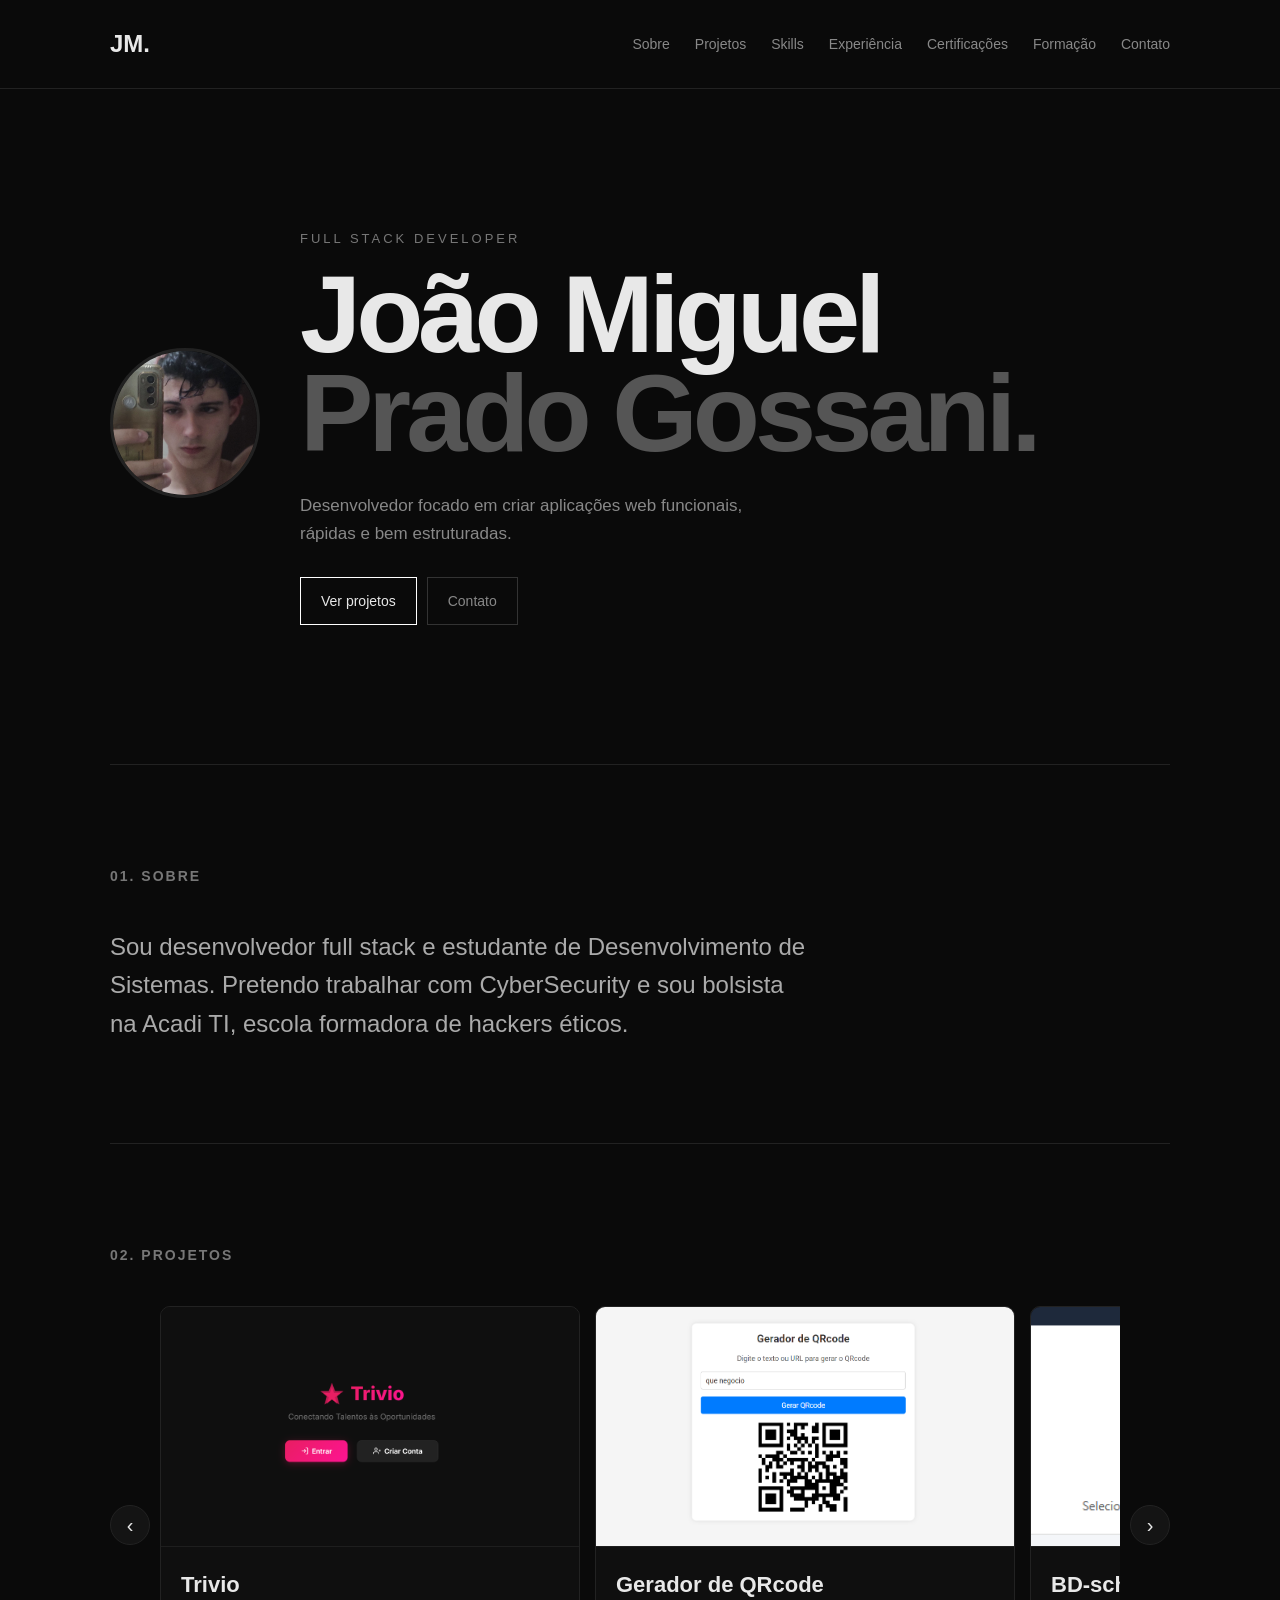
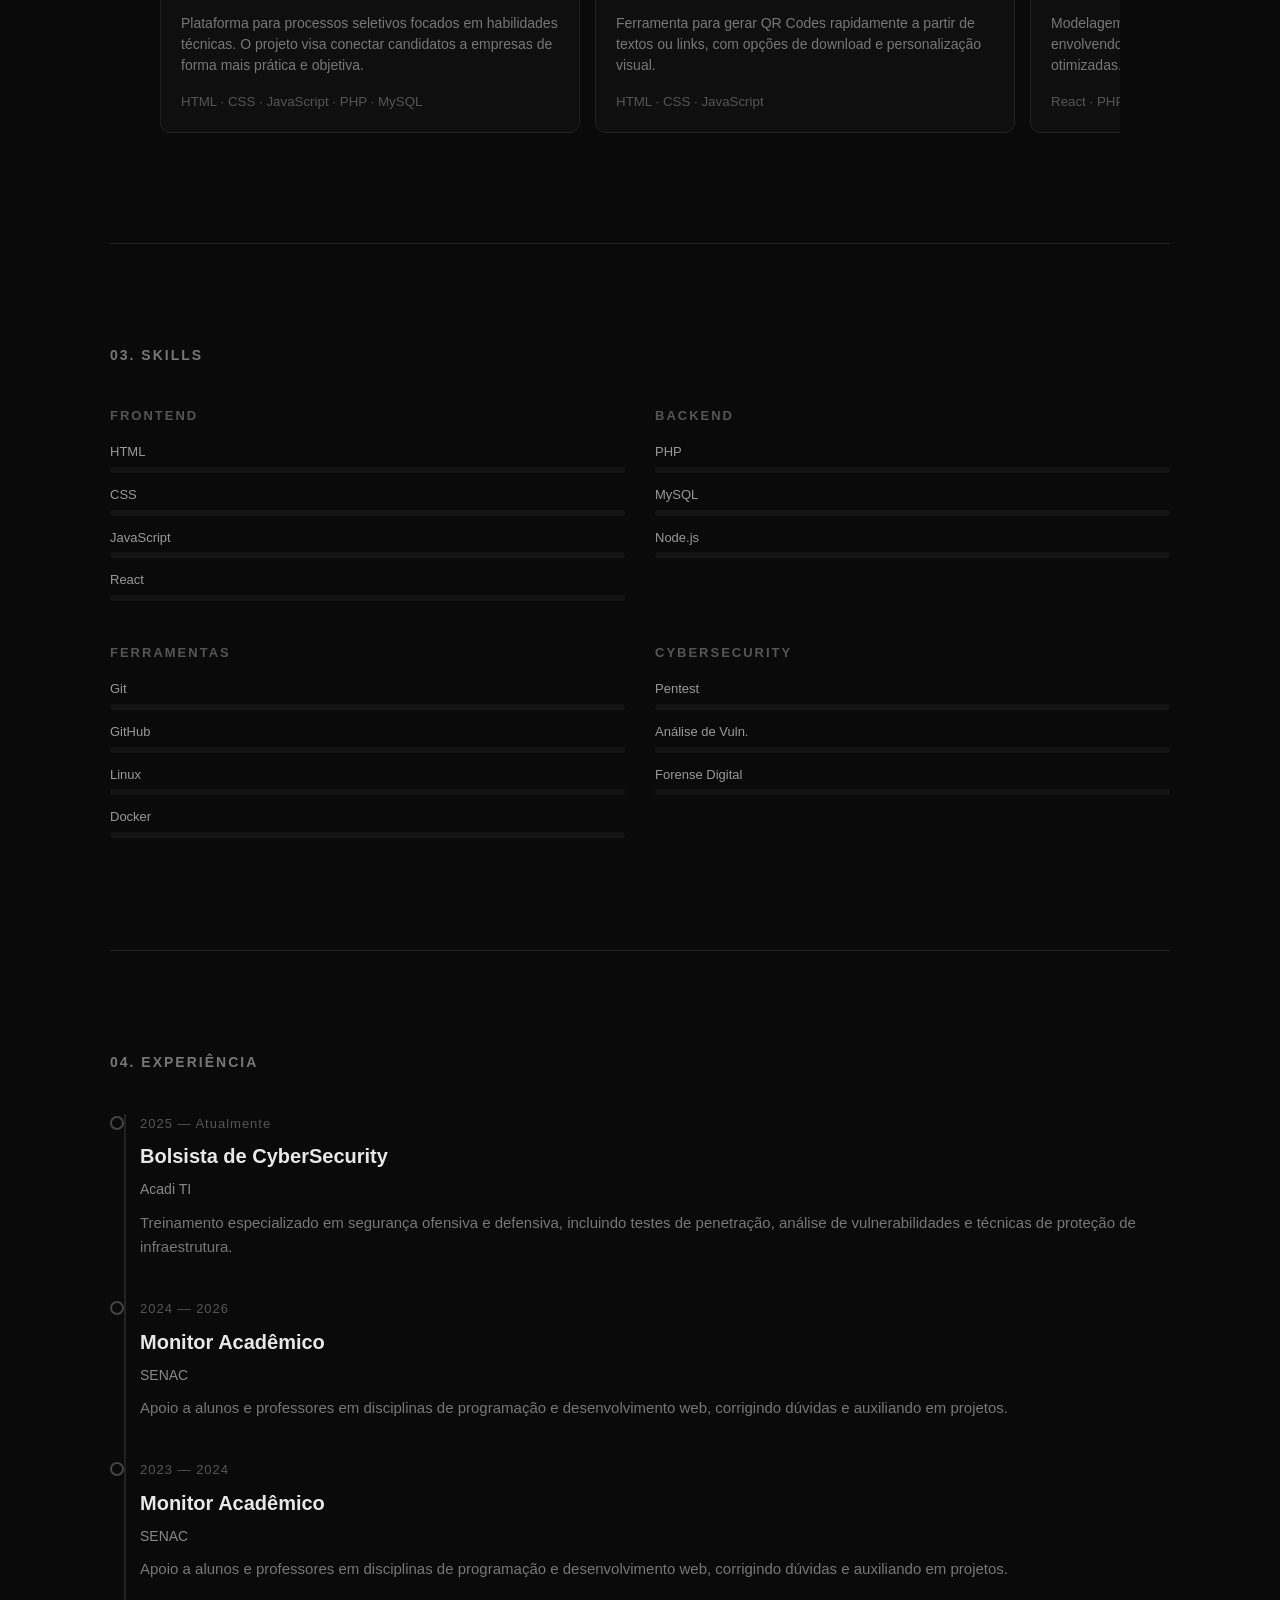
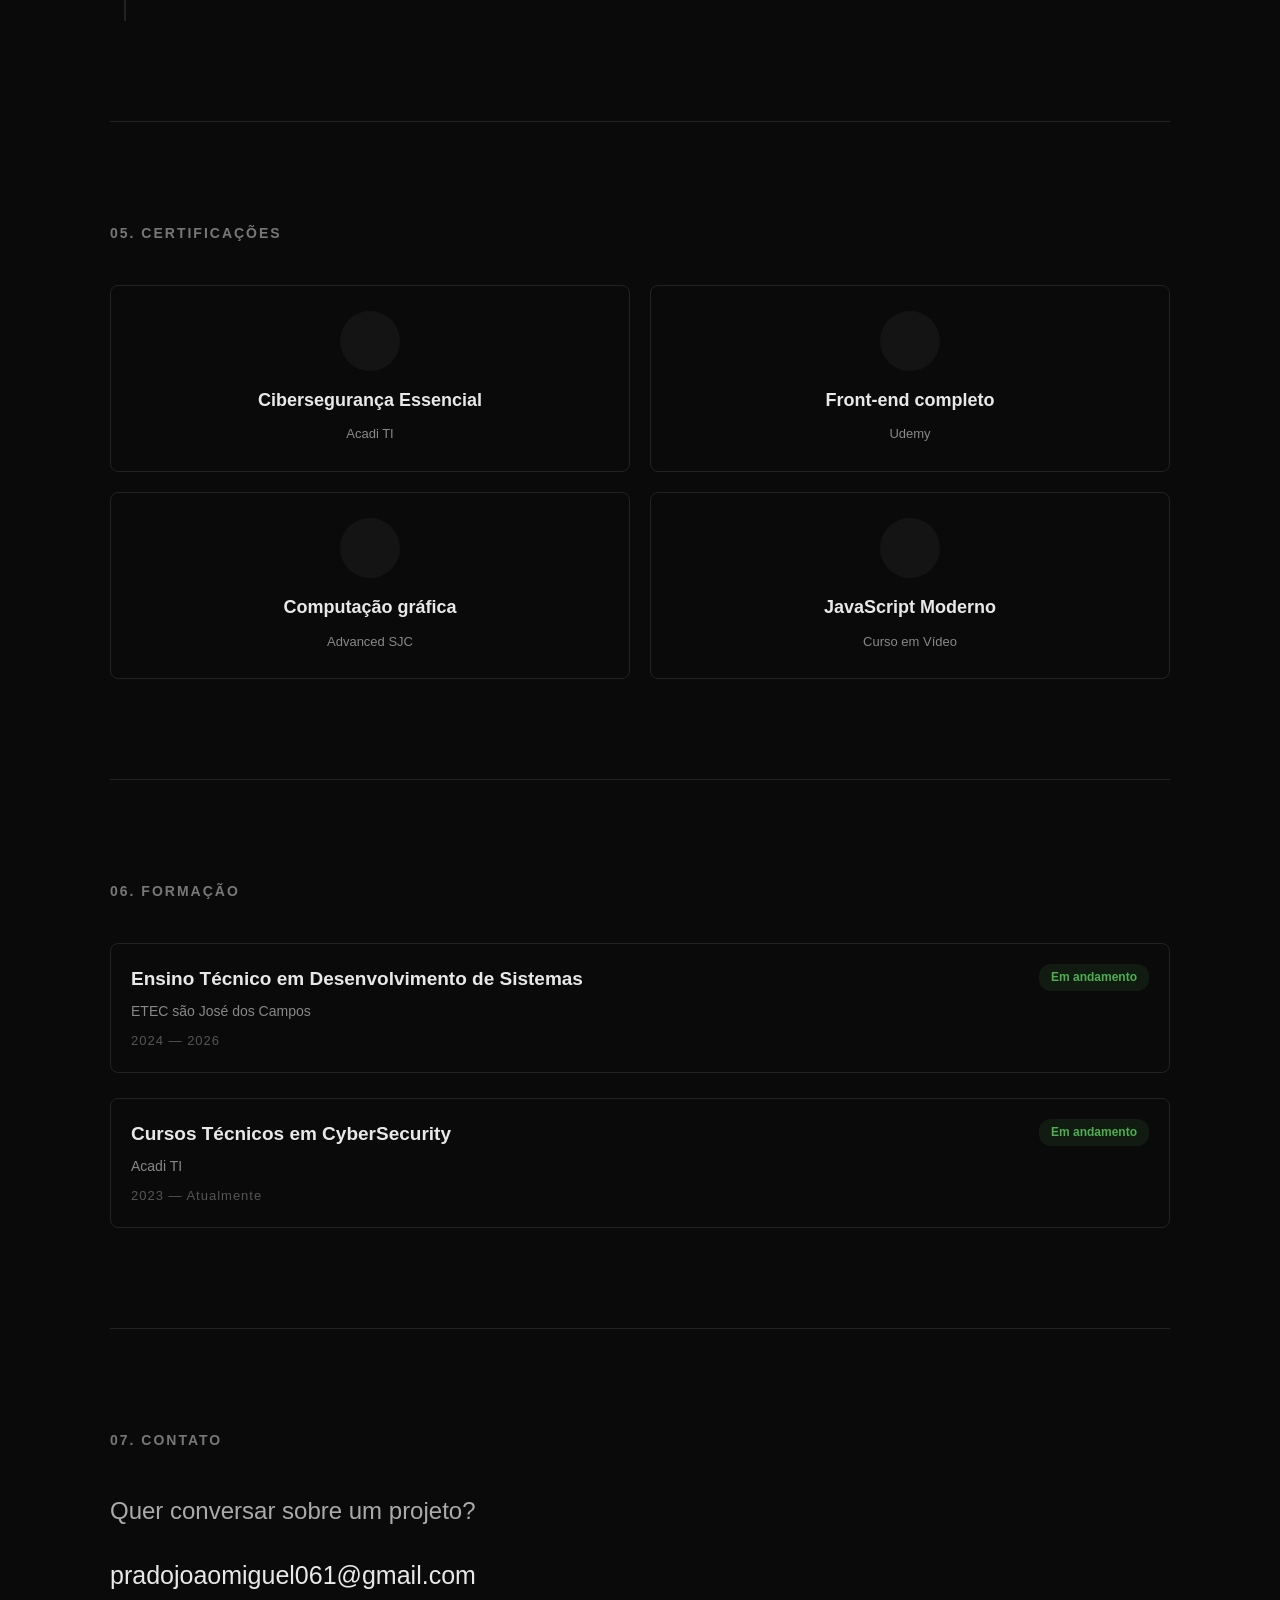
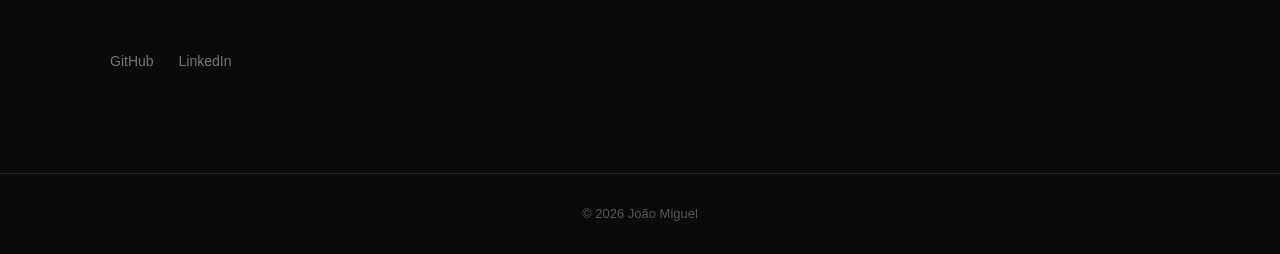
<file: index.html>
<!-- index.html -->
<!DOCTYPE html>
<html lang="pt-BR">
<head>
    <meta charset="UTF-8">
    <meta name="viewport" content="width=device-width, initial-scale=1.0">
    <title>João Miguel | CyberSecurity</title>
    <link rel="stylesheet" href="style.css">
</head>
<body>

    <header>
        <nav>
            <h2>JM.</h2>

            <div class="links">
                <a href="#sobre">Sobre</a>
                <a href="#projetos">Projetos</a>
                <a href="#skills">Skills</a>
                <a href="#experiencia">Experiência</a>
                <a href="#certificacoes">Certificações</a>
                <a href="#formacao">Formação</a>
                <a href="#contato">Contato</a>
            </div>
        </nav>
    </header>

    <main>

        <section class="hero">
            <div class="hero-grid">
                <div class="hero-img">
                    <img src="imagens/IMG_20260824_173419~3.jpg" alt="João Miguel">
                </div>
                <div class="hero-content">
                    <p class="tag">FULL STACK DEVELOPER</p>

                    <h1>
                        João Miguel<br>
                        <span> Prado Gossani.</span>
                    </h1>

                    <p class="description">
                        Desenvolvedor focado em criar aplicações web
                        funcionais, rápidas e bem estruturadas.
                    </p>

                    <div class="buttons">
                        <a href="#projetos" class="btn">Ver projetos</a>
                        <a href="#contato" class="btn secondary">Contato</a>
                    </div>
                </div>
            </div>
        </section>

        <section id="sobre" class="section">
            <h2>01. Sobre</h2>

            <p>
                Sou desenvolvedor full stack e estudante de
                Desenvolvimento de Sistemas. Pretendo trabalhar com CyberSecurity
                e sou bolsista na Acadi TI, escola formadora de hackers éticos.
            </p>
        </section>

        <section id="projetos" class="section">
            <h2>02. Projetos</h2>

            <div class="projects-wrapper">
                <button class="arrow arrow-left" aria-label="Anterior">&#8249;</button>

                <div class="projects-carousel">

                    <a href="projetos/trivio.html" class="project-card">
                        <div class="project-image">
                            <img src="imagens/Trivio.png" alt="Trivio">
                        </div>
                        <div class="project-info">
                            <h3>Trivio</h3>
                            <p>
                                Plataforma para processos seletivos focados em habilidades técnicas. O projeto visa conectar candidatos a empresas de forma mais prática e objetiva.
                            </p>
                            <small>HTML · CSS · JavaScript · PHP · MySQL</small>
                        </div>
                    </a>

                    <a href="projetos/qrcode.html" class="project-card">
                        <div class="project-image">
                            <img src="imagens/qrcode.png" alt="Gerador de QRcode">
                        </div>
                        <div class="project-info">
                            <h3>Gerador de QRcode</h3>
                            <p>
                                Ferramenta para gerar QR Codes rapidamente a partir de textos ou links, com opções de download e personalização visual.
                            </p>
                            <small>HTML · CSS · JavaScript</small>
                        </div>
                    </a>

                    <a href="projetos/bd-scholar.html" class="project-card">
                        <div class="project-image">
                            <img src="imagens/escola.png" alt="BD-scholar">
                        </div>
                        <div class="project-info">
                            <h3>BD-scholar</h3>
                            <p>
                                Modelagem e estruturação de um Banco de Dados escolar, envolvendo tabelas, relacionamentos e consultas otimizadas.
                            </p>
                            <small>React · PHP · MySQL</small>
                        </div>
                    </a>

                    <a href="projetos/landing.html" class="project-card">
                        <div class="project-image">
                            <img src="imagens/landing.png" alt="Landing Pages">
                        </div>
                        <div class="project-info">
                            <h3>Landing Pages</h3>
                            <p>
                                Desenvolvimento de diversas Landing Pages voltadas para conversão, testes e apresentação de produtos/serviços.
                            </p>
                            <small>HTML · CSS · JavaScript</small>
                        </div>
                    </a>

                </div>

                <button class="arrow arrow-right" aria-label="Próximo">&#8250;</button>
            </div>
        </section>

        <section id="skills" class="section">
            <h2>03. Skills</h2>

            <div class="skills-categories">

                <div class="skill-category">
                    <h4>Frontend</h4>
                    <div class="skill-item">
                        <span>HTML</span>
                        <div class="skill-progress"><div class="skill-fill" style="width: 90%"></div></div>
                    </div>
                    <div class="skill-item">
                        <span>CSS</span>
                        <div class="skill-progress"><div class="skill-fill" style="width: 85%"></div></div>
                    </div>
                    <div class="skill-item">
                        <span>JavaScript</span>
                        <div class="skill-progress"><div class="skill-fill" style="width: 80%"></div></div>
                    </div>
                    <div class="skill-item">
                        <span>React</span>
                        <div class="skill-progress"><div class="skill-fill" style="width: 70%"></div></div>
                    </div>
                </div>

                <div class="skill-category">
                    <h4>Backend</h4>
                    <div class="skill-item">
                        <span>PHP</span>
                        <div class="skill-progress"><div class="skill-fill" style="width: 75%"></div></div>
                    </div>
                    <div class="skill-item">
                        <span>MySQL</span>
                        <div class="skill-progress"><div class="skill-fill" style="width: 80%"></div></div>
                    </div>
                    <div class="skill-item">
                        <span>Node.js</span>
                        <div class="skill-progress"><div class="skill-fill" style="width: 65%"></div></div>
                    </div>
                </div>

                <div class="skill-category">
                    <h4>Ferramentas</h4>
                    <div class="skill-item">
                        <span>Git</span>
                        <div class="skill-progress"><div class="skill-fill" style="width: 85%"></div></div>
                    </div>
                    <div class="skill-item">
                        <span>GitHub</span>
                        <div class="skill-progress"><div class="skill-fill" style="width: 80%"></div></div>
                    </div>
                    <div class="skill-item">
                        <span>Linux</span>
                        <div class="skill-progress"><div class="skill-fill" style="width: 75%"></div></div>
                    </div>
                    <div class="skill-item">
                        <span>Docker</span>
                        <div class="skill-progress"><div class="skill-fill" style="width: 60%"></div></div>
                    </div>
                </div>

                <div class="skill-category">
                    <h4>CyberSecurity</h4>
                    <div class="skill-item">
                        <span>Pentest</span>
                        <div class="skill-progress"><div class="skill-fill" style="width: 70%"></div></div>
                    </div>
                    <div class="skill-item">
                        <span>Análise de Vuln.</span>
                        <div class="skill-progress"><div class="skill-fill" style="width: 65%"></div></div>
                    </div>
                    <div class="skill-item">
                        <span>Forense Digital</span>
                        <div class="skill-progress"><div class="skill-fill" style="width: 55%"></div></div>
                    </div>
                </div>

            </div>
        </section>

        <section id="experiencia" class="section">
            <h2>04. Experiência</h2>

            <div class="timeline">

                <div class="timeline-item">
                    <div class="timeline-date">2025 — Atualmente</div>
                    <div class="timeline-content">
                        <h3>Bolsista de CyberSecurity</h3>
                        <span class="company">Acadi TI</span>
                        <p>
                            Treinamento especializado em segurança ofensiva e defensiva,
                            incluindo testes de penetração, análise de vulnerabilidades e
                            técnicas de proteção de infraestrutura.
                        </p>
                    </div>
                </div>

                <div class="timeline-item">
                    <div class="timeline-date">2024 — 2026</div>
                    <div class="timeline-content">
                        <h3>Monitor Acadêmico</h3>
                        <span class="company">SENAC</span>
                        <p>
                            Apoio a alunos e professores em disciplinas de programação e
                            desenvolvimento web, corrigindo dúvidas e auxiliando em projetos.
                        </p>
                    </div>
                </div>

                
                <div class="timeline-item">
                    <div class="timeline-date">2023 — 2024</div>
                    <div class="timeline-content">
                        <h3>Monitor Acadêmico</h3>
                        <span class="company">SENAC</span>
                        <p>
                            Apoio a alunos e professores em disciplinas de programação e
                            desenvolvimento web, corrigindo dúvidas e auxiliando em projetos.
                        </p>
                    </div>
                </div>

            </div>
        </section>

        <section id="certificacoes" class="section">
            <h2>05. Certificações</h2>

            <div class="certs">

                <div class="cert-card">
                    <div class="cert-badge">
                        <span class="cert-icon">
                        </span>
                    </div>
                    <h3>Cibersegurança Essencial</h3>
                    <span class="cert-issuer">Acadi TI</span>
                </div>

                <div class="cert-card">
                    <div class="cert-badge">
                        <span class="cert-icon"></span>
                    </div>
                    <h3>Front-end completo</h3>
                    <span class="cert-issuer">Udemy</span>
                </div>

                 <div class="cert-card">
                    <div class="cert-badge">
                        <span class="cert-icon"></span>
                    </div>
                    <h3>Computação gráfica</h3>
                    <span class="cert-issuer">Advanced SJC</span>
                </div>

                <div class="cert-card">
                    <div class="cert-badge">
                        <span class="cert-icon"></span>
                    </div>
                    <h3>JavaScript Moderno</h3>
                    <span class="cert-issuer">Curso em Vídeo</span>
                </div>


            </div>
        </section>

        <section id="formacao" class="section">
            <h2>06. Formação</h2>

            <div class="education">

                <div class="education-item">
                    <div class="edu-main">
                        <h3>Ensino Técnico em Desenvolvimento de Sistemas</h3>
                        <span class="edu-institution">ETEC são José dos Campos</span>
                        <span class="edu-date">2024 — 2026</span>
                    </div>
                    <span class="edu-status">Em andamento</span>
                </div>

                <div class="education-item">
                    <div class="edu-main">
                        <h3>Cursos Técnicos em CyberSecurity</h3>
                        <span class="edu-institution">Acadi TI</span>
                        <span class="edu-date">2023 — Atualmente</span>
                    </div>
                    <span class="edu-status">Em andamento</span>
                </div>



            </div>
        </section>

        <section id="contato" class="section contact">
            <h2>07. Contato</h2>

            <p>
                Quer conversar sobre um projeto?
            </p>

            <a href="mailto:pradojoaomiguel061@gmail.com">
                pradojoaomiguel061@gmail.com
            </a>

            <div class="social">
                <a href="#">GitHub</a>
                <a href="#">LinkedIn</a>
            </div>
        </section>

    </main>

    <footer>
        <p>© 2026 João Miguel</p>
    </footer>

    <script>
        document.addEventListener('DOMContentLoaded', () => {
            const carousel = document.querySelector('.projects-carousel');
            const btnLeft = document.querySelector('.arrow-left');
            const btnRight = document.querySelector('.arrow-right');

            if (!carousel || !btnLeft || !btnRight) return;

            const scrollAmount = () => carousel.clientWidth * 0.85;

            btnLeft.addEventListener('click', () => {
                carousel.scrollBy({ left: -scrollAmount(), behavior: 'smooth' });
            });

            btnRight.addEventListener('click', () => {
                carousel.scrollBy({ left: scrollAmount(), behavior: 'smooth' });
            });
        });
    </script>

</body>
</html>
</file>
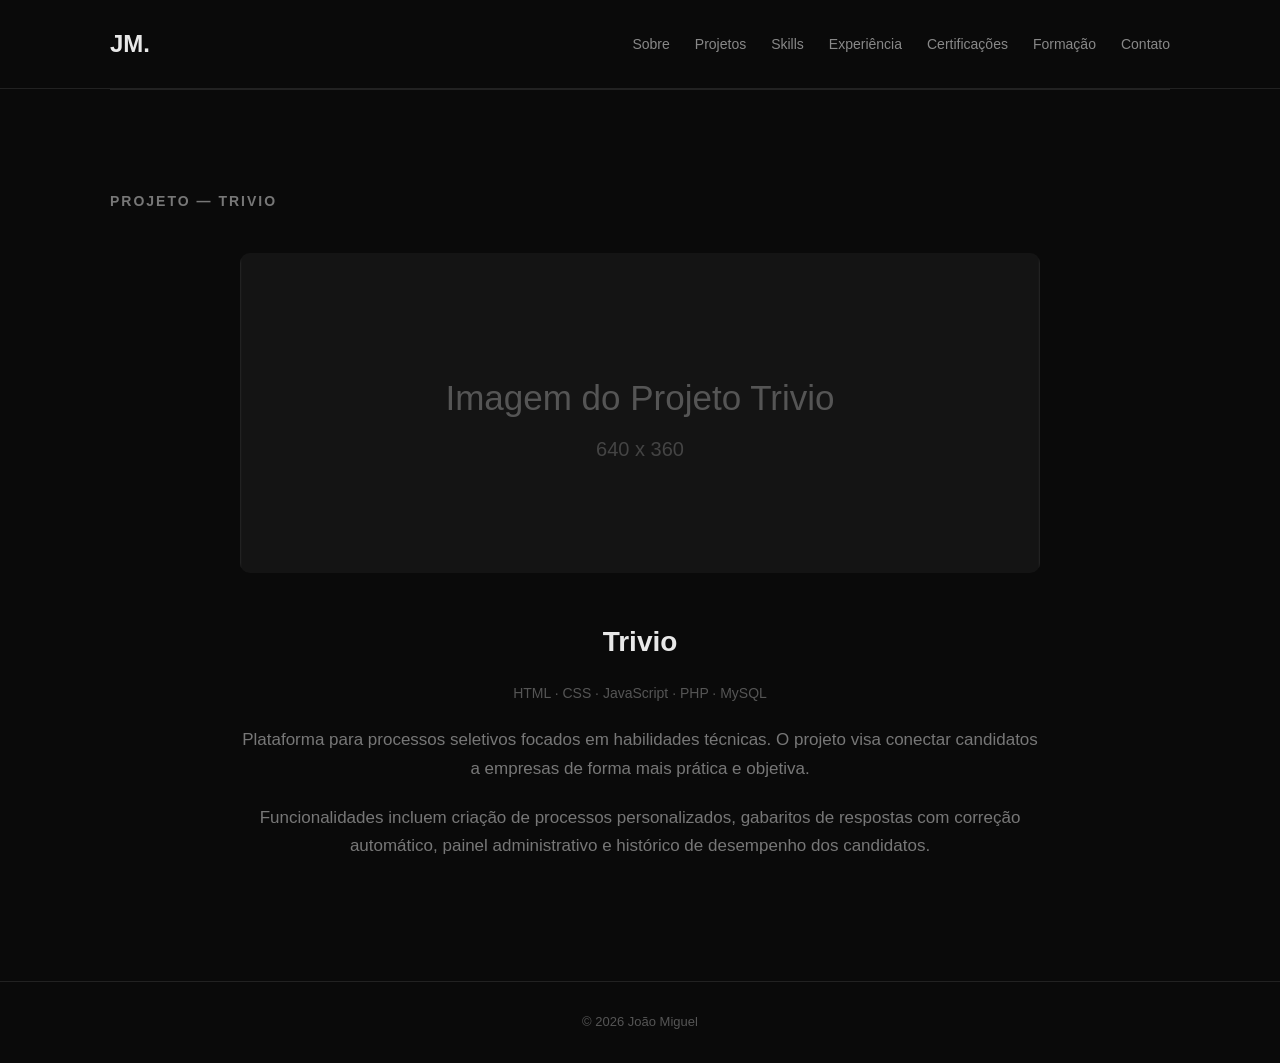
<file: trivio.html>
<!DOCTYPE html>
<html lang="pt-BR">
<head>
    <meta charset="UTF-8">
    <meta name="viewport" content="width=device-width, initial-scale=1.0">
    <title>Trivio — Projeto</title>
    <link rel="stylesheet" href="../style.css">
</head>
<body>

    <header>
        <nav>
            <h2>JM.</h2>
            <div class="links">
                <a href="../index.html#sobre">Sobre</a>
                <a href="../index.html#projetos">Projetos</a>
                <a href="../index.html#skills">Skills</a>
                <a href="../index.html#experiencia">Experiência</a>
                <a href="../index.html#certificacoes">Certificações</a>
                <a href="../index.html#formacao">Formação</a>
                <a href="../index.html#contato">Contato</a>
            </div>
        </nav>
    </header>

    <main>
        <section class="section">
            <h2>Projeto — Trivio</h2>

            <div class="project-detail">
                <img src="../imagens/trivio.svg" alt="Trivio">

                <h3>Trivio</h3>
                <small>HTML · CSS · JavaScript · PHP · MySQL</small>

                <p>
                    Plataforma para processos seletivos focados em habilidades técnicas. O projeto visa conectar candidatos a empresas de forma mais prática e objetiva.
                </p>

                <p>
                    Funcionalidades incluem criação de processos personalizados, gabaritos de respostas com correção automático, painel administrativo e histórico de desempenho dos candidatos.
                </p>
            </div>
        </section>
    </main>

    <footer>
        <p>© 2026 João Miguel</p>
    </footer>

</body>
</html>
</file>
<file: style.css>
* {
    margin: 0;
    padding: 0;
    box-sizing: border-box;
}

html {
    scroll-behavior: smooth;
}

body {
    background: #0a0a0a;
    color: #e8e8e8;
    font-family: Arial, Helvetica, sans-serif;
    line-height: 1.6;
}

header {
    border-bottom: 1px solid #222;
}

nav {
    max-width: 1100px;
    margin: auto;
    padding: 25px 20px;

    display: flex;
    justify-content: space-between;
    align-items: center;
}

nav h2 {
    font-size: 24px;
}

.links {
    display: flex;
    gap: 25px;
}

a {
    color: inherit;
    text-decoration: none;
}

.links a {
    color: #888;
    font-size: 14px;
}

.links a:hover {
    color: white;
}

main {
    max-width: 1100px;
    margin: auto;
    padding: 0 20px;
}

.hero {
    min-height: 75vh;

    display: flex;
    flex-direction: column;
    justify-content: center;
}

.hero-grid {
    display: grid;
    grid-template-columns: 150px 1fr;
    gap: 40px;
    align-items: center;
}

.hero-img img {
    width: 100%;
    border-radius: 50%;
    aspect-ratio: 1 / 1;
    object-fit: cover;
    border: 3px solid #222;
}

.tag {
    color: #777;
    font-size: 13px;
    letter-spacing: 3px;
    margin-bottom: 15px;
}

.hero h1 {
    font-size: clamp(55px, 9vw, 110px);
    line-height: .9;
    letter-spacing: -5px;
}

.hero h1 span {
    color: #555;
}

.description {
    max-width: 500px;
    margin-top: 30px;
    color: #888;
    font-size: 17px;
}

.buttons {
    display: flex;
    gap: 10px;
    margin-top: 30px;
}

.btn {
    border: 1px solid white;
    padding: 12px 20px;
    font-size: 14px;
}

.btn:hover {
    background: white;
    color: black;
}

.btn.secondary {
    border-color: #333;
    color: #888;
}

.section {
    padding: 100px 0;
    border-top: 1px solid #222;
}

.section > h2 {
    font-size: 14px;
    color: #777;
    margin-bottom: 40px;
    text-transform: uppercase;
    letter-spacing: 2px;
}

.section > p {
    max-width: 700px;
    font-size: 24px;
    color: #aaa;
}

.projects-wrapper {
    position: relative;
    display: flex;
    align-items: center;
    gap: 10px;
}

.projects-carousel {
    display: flex;
    gap: 15px;
    overflow-x: auto;
    scroll-behavior: smooth;
    scroll-snap-type: x mandatory;
    padding-bottom: 10px;
    flex: 1;
}

.projects-carousel::-webkit-scrollbar {
    height: 6px;
}

.projects-carousel::-webkit-scrollbar-track {
    background: #111;
    border-radius: 3px;
}

.projects-carousel::-webkit-scrollbar-thumb {
    background: #333;
    border-radius: 3px;
}

.project-card {
    min-width: 420px;
    max-width: 420px;
    border: 1px solid #222;
    border-radius: 10px;
    overflow: hidden;
    background: #0f0f0f;
    scroll-snap-align: start;
    display: flex;
    flex-direction: column;
    transition: transform .3s, border-color .3s;
    text-decoration: none;
    color: inherit;
}

.project-card:hover {
    border-color: #555;
    transform: translateY(-4px);
}

.project-image {
    width: 100%;
    height: 240px;
    overflow: hidden;
    background: #141414;
    border-bottom: 1px solid #1e1e1e;
}

.project-image img {
    width: 100%;
    height: 100%;
    object-fit: cover;
}

.project-info {
    padding: 20px;
    display: flex;
    flex-direction: column;
    flex: 1;
}

.project-info h3 {
    font-size: 22px;
    margin-bottom: 10px;
}

.project-info p {
    color: #777;
    font-size: 14px;
    line-height: 1.5;
    flex: 1;
}

.project-info small {
    color: #555;
    margin-top: 15px;
}

.arrow {
    background: #141414;
    border: 1px solid #222;
    color: #e8e8e8;
    width: 40px;
    height: 40px;
    border-radius: 50%;
    cursor: pointer;
    font-size: 20px;
    line-height: 1;
    display: inline-flex;
    align-items: center;
    justify-content: center;
    transition: background .3s, border-color .3s;
    flex-shrink: 0;
}

.arrow:hover {
    background: #222;
    border-color: #555;
}

.project-detail {
    max-width: 800px;
    margin: auto;
    text-align: center;
}

.project-detail img {
    width: 100%;
    height: 320px;
    object-fit: cover;
    border-radius: 10px;
    margin-bottom: 25px;
}

.project-detail h3 {
    font-size: 28px;
    margin: 15px 0;
}

.project-detail small {
    color: #555;
    font-size: 14px;
}

.project-detail p {
    color: #777;
    font-size: 17px;
    line-height: 1.7;
    margin: 20px 0;
}

.skills-categories {
    display: grid;
    grid-template-columns: repeat(2, 1fr);
    gap: 30px;
}

.skill-category h4 {
    font-size: 13px;
    color: #555;
    letter-spacing: 2px;
    text-transform: uppercase;
    margin-bottom: 15px;
}

.skill-item {
    margin-bottom: 12px;
}

.skill-item span {
    display: block;
    font-size: 13px;
    color: #999;
    margin-bottom: 4px;
}

.skill-progress {
    width: 100%;
    height: 6px;
    background: #141414;
    border-radius: 3px;
    overflow: hidden;
}

.skill-fill {
    height: 100%;
    background: linear-gradient(90, #4caf50, #45a049);
    border-radius: 3px;
    transition: width .6s ease;
}

.timeline {
    position: relative;
    padding-left: 30px;
    margin-top: 20px;
}

.timeline::before {
    content: "";
    position: absolute;
    left: 14px;
    top: 0;
    bottom: -40px;
    width: 2px;
    background: #222;
}

.timeline-item {
    position: relative;
    margin-bottom: 40px;
}

.timeline-item::before {
    content: "";
    position: absolute;
    left: -30px;
    top: 2px;
    width: 14px;
    height: 14px;
    border-radius: 50%;
    background: #0a0a0a;
    border: 2px solid #444;
    box-sizing: border-box;
}

.timeline-date {
    font-size: 13px;
    color: #555;
    letter-spacing: 1px;
    margin-bottom: 6px;
}

.timeline-content h3 {
    font-size: 20px;
    margin-bottom: 4px;
}

.company {
    display: inline-block;
    color: #888;
    font-size: 14px;
    margin-bottom: 10px;
}

.timeline-content p {
    color: #777;
    font-size: 15px;
    line-height: 1.6;
}

.certs {
    display: grid;
    grid-template-columns: repeat(2, 1fr);
    gap: 20px;
}

.cert-card {
    border: 1px solid #222;
    border-radius: 8px;
    padding: 25px;
    text-align: center;
    transition: transform .3s, border-color .3s;
}

.cert-card:hover {
    border-color: #555;
    transform: translateY(-4px);
}

.cert-badge {
    width: 60px;
    height: 60px;
    border-radius: 50%;
    background: #141414;
    display: inline-flex;
    align-items: center;
    justify-content: center;
    margin-bottom: 15px;
}

.cert-icon {
    font-size: 28px;
}

.cert-card h3 {
    font-size: 18px;
    margin-bottom: 6px;
}

.cert-issuer {
    color: #888;
    font-size: 13px;
}

.education {
    display: flex;
    flex-direction: column;
    gap: 25px;
}

.education-item {
    display: flex;
    justify-content: space-between;
    align-items: flex-start;
    padding: 20px;
    border: 1px solid #222;
    border-radius: 8px;
}

.edu-main h3 {
    font-size: 19px;
    margin-bottom: 6px;
}

.edu-institution {
    display: block;
    color: #888;
    font-size: 14px;
    margin-bottom: 4px;
}

.edu-date {
    color: #555;
    font-size: 13px;
    letter-spacing: 1px;
}

.edu-status {
    color: #4caf50;
    font-size: 12px;
    font-weight: bold;
    background: rgba(76, 175, 80, 0.1);
    padding: 4px 12px;
    border-radius: 12px;
}

.contact a {
    display: inline-block;
    margin-top: 25px;
    font-size: 25px;
}

.social {
    display: flex;
    gap: 25px;
    margin-top: 30px;
}

.social a {
    font-size: 14px;
    color: #777;
}

footer {
    border-top: 1px solid #222;
    padding: 30px 20px;
    text-align: center;
    color: #555;
    font-size: 13px;
}

@media (max-width: 700px) {

    .links {
        display: none;
    }

    .hero {
        min-height: 70vh;
    }

    .hero h1 {
        font-size: 60px;
    }

    .hero-grid {
        grid-template-columns: 1fr;
        gap: 25px;
    }

    .project-card {
        min-width: 100%;
        max-width: 100%;
    }

    .skills-categories {
        grid-template-columns: 1fr;
    }

    .certs {
        grid-template-columns: 1fr;
    }

    .project-detail img {
        height: 240px;
    }

    .section {
        padding: 70px 0;
    }

    .section > p {
        font-size: 19px;
    }
}






* {
    margin: 0;
    padding: 0;
    box-sizing: border-box;
}

html {
    scroll-behavior: smooth;
}

body {
    background: #0a0a0a;
    color: #e8e8e8;
    font-family: Arial, Helvetica, sans-serif;
    line-height: 1.6;
}

header {
    border-bottom: 1px solid #222;
}

nav {
    max-width: 1100px;
    margin: auto;
    padding: 25px 20px;

    display: flex;
    justify-content: space-between;
    align-items: center;
}

nav h2 {
    font-size: 24px;
}

.links {
    display: flex;
    gap: 25px;
}

a {
    color: inherit;
    text-decoration: none;
}

.links a {
    color: #888;
    font-size: 14px;
}

.links a:hover {
    color: white;
}

main {
    max-width: 1100px;
    margin: auto;
    padding: 0 20px;
}

.hero {
    min-height: 75vh;

    display: flex;
    flex-direction: column;
    justify-content: center;
}

.hero-grid {
    display: grid;
    grid-template-columns: 150px 1fr;
    gap: 40px;
    align-items: center;
}

.hero-img img {
    width: 100%;
    border-radius: 50%;
    aspect-ratio: 1 / 1;
    object-fit: cover;
    border: 3px solid #222;
}

.tag {
    color: #777;
    font-size: 13px;
    letter-spacing: 3px;
    margin-bottom: 15px;
}

.hero h1 {
    font-size: clamp(55px, 9vw, 110px);
    line-height: .9;
    letter-spacing: -5px;
}

.hero h1 span {
    color: #555;
}

.description {
    max-width: 500px;
    margin-top: 30px;
    color: #888;
    font-size: 17px;
}

.buttons {
    display: flex;
    gap: 10px;
    margin-top: 30px;
}

.btn {
    border: 1px solid white;
    padding: 12px 20px;
    font-size: 14px;
}

.btn:hover {
    background: white;
    color: black;
}

.btn.secondary {
    border-color: #333;
    color: #888;
}

.section {
    padding: 100px 0;
    border-top: 1px solid #222;
}

.section > h2 {
    font-size: 14px;
    color: #777;
    margin-bottom: 40px;
    text-transform: uppercase;
    letter-spacing: 2px;
}

.section > p {
    max-width: 700px;
    font-size: 24px;
    color: #aaa;
}

.projects-wrapper {
    position: relative;
    display: flex;
    align-items: center;
    gap: 10px;
}

.projects-carousel {
    display: flex;
    gap: 15px;
    overflow-x: auto;
    scroll-behavior: smooth;
    scroll-snap-type: x mandatory;
    padding-bottom: 10px;
    flex: 1;
}

.projects-carousel::-webkit-scrollbar {
    height: 6px;
}

.projects-carousel::-webkit-scrollbar-track {
    background: #111;
    border-radius: 3px;
}

.projects-carousel::-webkit-scrollbar-thumb {
    background: #333;
    border-radius: 3px;
}

.project-card {
    min-width: 420px;
    max-width: 420px;
    border: 1px solid #222;
    border-radius: 10px;
    overflow: hidden;
    background: #0f0f0f;
    scroll-snap-align: start;
    display: flex;
    flex-direction: column;
    transition: transform .3s, border-color .3s;
    text-decoration: none;
    color: inherit;
}

.project-card:hover {
    border-color: #555;
    transform: translateY(-4px);
}

.project-image {
    width: 100%;
    height: 240px;
    overflow: hidden;
    background: #141414;
    border-bottom: 1px solid #1e1e1e;
}

.project-image img {
    width: 100%;
    height: 100%;
    object-fit: cover;
}

.project-info {
    padding: 20px;
    display: flex;
    flex-direction: column;
    flex: 1;
}

.project-info h3 {
    font-size: 22px;
    margin-bottom: 10px;
}

.project-info p {
    color: #777;
    font-size: 14px;
    line-height: 1.5;
    flex: 1;
}

.project-info small {
    color: #555;
    margin-top: 15px;
}

.arrow {
    background: #141414;
    border: 1px solid #222;
    color: #e8e8e8;
    width: 40px;
    height: 40px;
    border-radius: 50%;
    cursor: pointer;
    font-size: 20px;
    line-height: 1;
    display: inline-flex;
    align-items: center;
    justify-content: center;
    transition: background .3s, border-color .3s;
    flex-shrink: 0;
}

.arrow:hover {
    background: #222;
    border-color: #555;
}

.project-detail {
    max-width: 800px;
    margin: auto;
    text-align: center;
}

.project-detail img {
    width: 100%;
    height: 320px;
    object-fit: cover;
    border-radius: 10px;
    margin-bottom: 25px;
}

.project-detail h3 {
    font-size: 28px;
    margin: 15px 0;
}

.project-detail small {
    color: #555;
    font-size: 14px;
}

.project-detail p {
    color: #777;
    font-size: 17px;
    line-height: 1.7;
    margin: 20px 0;
}

.skills-categories {
    display: grid;
    grid-template-columns: repeat(2, 1fr);
    gap: 30px;
}

.skill-category h4 {
    font-size: 13px;
    color: #555;
    letter-spacing: 2px;
    text-transform: uppercase;
    margin-bottom: 15px;
}

.skill-item {
    margin-bottom: 12px;
}

.skill-item span {
    display: block;
    font-size: 13px;
    color: #999;
    margin-bottom: 4px;
}

.skill-progress {
    width: 100%;
    height: 6px;
    background: #141414;
    border-radius: 3px;
    overflow: hidden;
}

.skill-fill {
    height: 100%;
    background: linear-gradient(90, #4caf50, #45a049);
    border-radius: 3px;
    transition: width .6s ease;
}

.timeline {
    position: relative;
    padding-left: 30px;
    margin-top: 20px;
}

.timeline::before {
    content: "";
    position: absolute;
    left: 14px;
    top: 0;
    bottom: -40px;
    width: 2px;
    background: #222;
}

.timeline-item {
    position: relative;
    margin-bottom: 40px;
}

.timeline-item::before {
    content: "";
    position: absolute;
    left: -30px;
    top: 2px;
    width: 14px;
    height: 14px;
    border-radius: 50%;
    background: #0a0a0a;
    border: 2px solid #444;
    box-sizing: border-box;
}

.timeline-date {
    font-size: 13px;
    color: #555;
    letter-spacing: 1px;
    margin-bottom: 6px;
}

.timeline-content h3 {
    font-size: 20px;
    margin-bottom: 4px;
}

.company {
    display: inline-block;
    color: #888;
    font-size: 14px;
    margin-bottom: 10px;
}

.timeline-content p {
    color: #777;
    font-size: 15px;
    line-height: 1.6;
}

.certs {
    display: grid;
    grid-template-columns: repeat(2, 1fr);
    gap: 20px;
}

.cert-card {
    border: 1px solid #222;
    border-radius: 8px;
    padding: 25px;
    text-align: center;
    transition: transform .3s, border-color .3s;
}

.cert-card:hover {
    border-color: #555;
    transform: translateY(-4px);
}

.cert-badge {
    width: 60px;
    height: 60px;
    border-radius: 50%;
    background: #141414;
    display: inline-flex;
    align-items: center;
    justify-content: center;
    margin-bottom: 15px;
}

.cert-icon {
    font-size: 28px;
}

.cert-card h3 {
    font-size: 18px;
    margin-bottom: 6px;
}

.cert-issuer {
    color: #888;
    font-size: 13px;
}

.education {
    display: flex;
    flex-direction: column;
    gap: 25px;
}

.education-item {
    display: flex;
    justify-content: space-between;
    align-items: flex-start;
    padding: 20px;
    border: 1px solid #222;
    border-radius: 8px;
}

.edu-main h3 {
    font-size: 19px;
    margin-bottom: 6px;
}

.edu-institution {
    display: block;
    color: #888;
    font-size: 14px;
    margin-bottom: 4px;
}

.edu-date {
    color: #555;
    font-size: 13px;
    letter-spacing: 1px;
}

.edu-status {
    color: #4caf50;
    font-size: 12px;
    font-weight: bold;
    background: rgba(76, 175, 80, 0.1);
    padding: 4px 12px;
    border-radius: 12px;
}

.contact a {
    display: inline-block;
    margin-top: 25px;
    font-size: 25px;
}

.social {
    display: flex;
    gap: 25px;
    margin-top: 30px;
}

.social a {
    font-size: 14px;
    color: #777;
}

footer {
    border-top: 1px solid #222;
    padding: 30px 20px;
    text-align: center;
    color: #555;
    font-size: 13px;
}

@media (max-width: 700px) {

    .links {
        display: none;
    }

    .hero {
        min-height: 70vh;
    }

    .hero h1 {
        font-size: 60px;
    }

    .hero-grid {
        grid-template-columns: 1fr;
        gap: 25px;
    }

    .project-card {
        min-width: 100%;
        max-width: 100%;
    }

    .skills-categories {
        grid-template-columns: 1fr;
    }

    .certs {
        grid-template-columns: 1fr;
    }

    .project-detail img {
        height: 240px;
    }

    .section {
        padding: 70px 0;
    }

    .section > p {
        font-size: 19px;
    }
}
</file>
